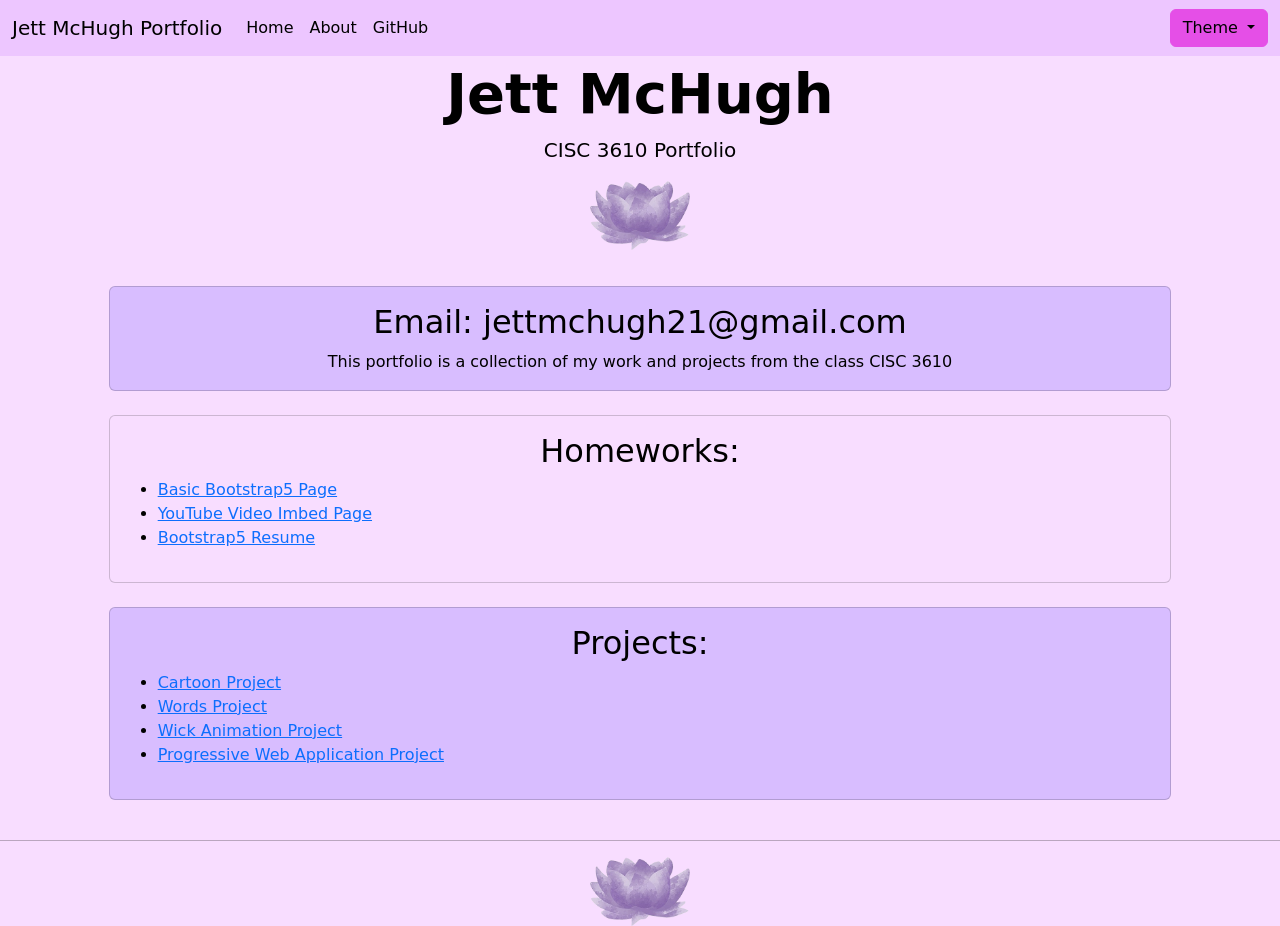
<file: index.html>
<!DOCTYPE html>
<html lang="en">
<head>
    <meta charset="UTF-8">
    <meta name="viewport" content="width=device-width, initial-scale=1.0">
    <title>Portfolio Index</title>
    <link href="https://cdn.jsdelivr.net/npm/bootstrap@5.3.3/dist/css/bootstrap.min.css" rel="stylesheet">
    <link rel="stylesheet" href="css/active.css">
    
</head>
<body>
    <!-- Navbar -->
    <nav class="navbar navbar-expand-lg navbar-light bg-light">
        <div class="container-fluid">
            <a class="navbar-brand">Jett McHugh Portfolio</a>
            <button class="navbar-toggler" type="button" data-bs-toggle="collapse" data-bs-target="#navbarNav">
                <span class="navbar-toggler-icon"></span>
            </button>
            <div class="collapse navbar-collapse" id="navbarNav">
                <ul class="navbar-nav me-auto">
                    <li class="nav-item">
                        <a class="nav-link active" href="index.html">Home</a>
                    </li>
                    <li class="nav-item">
                        <a class="nav-link" href="ResumePageHW/Resume.html">About</a>
                    </li>
                    <li class="nav-item">
                        <a class="nav-link" href="https://github.com/UnciaCoding?tab=repositories">GitHub</a>
                    </li>
                </ul>
                <!-- Dark Mode Dropdown -->
                <div class="dropdown">
                    <button class="btn btn-custom2 dropdown-toggle" type="button" id="themeDropdown" data-bs-toggle="dropdown" aria-expanded="false">
                        <i class="bi bi-moon-fill"></i> Theme
                    </button>
                    <ul class="dropdown-menu dropdown-menu-end" aria-labelledby="themeDropdown">
                        <li><a class="dropdown-item" href="#" id="lightTheme"><i class="bi bi-sun-fill"></i> Light Mode</a></li>
                        <li><a class="dropdown-item" href="#" id="darkTheme"><i class="bi bi-moon-fill"></i> Dark Mode</a></li>
                    </ul>
                </div>
            </div>
        </div>
    </nav>
    <section class="py-1 text-center">
        <div class="container">
            <h1 class="display-4 fw-bold">Jett McHugh</h1>
            <p class="lead">CISC 3610 Portfolio</p>
            <div style="text-align: center;">
                <img src="images/Lotus_transparent.png" alt="Purple lotus" width="100">
            </div>
        </div>
    </section>
    <div class="row justify-content-center mt-2">
        <div class="col-md-10">
            <div class="card my-4 mx-auto" style="background-color: var(--bs-bg-1);">
                <div class="card-body">
                    <h2 class="card-title text-center">Email: jettmchugh21@gmail.com</h2>
                    <p class="card-text text-center">This portfolio is a collection of my work and projects from the class CISC 3610
                    </p>
                </div>
            </div>
            <div class="card my-4 mx-auto">
                <div class="card-body">
                    <h2 class="card-title text-center">Homeworks:</h2>
                    <ul>
                        <li><a href="./BootstrapPageHW/BootstrapPageHW.html">Basic Bootstrap5 Page</a></li>
                        <li><a href="./YoutubePageHW/YoutubePageHW.html">YouTube Video Imbed Page</a></li>
                        <li><a href="./ResumePageHW/Resume.html">Bootstrap5 Resume</a></li>
                    </ul>
                </div>
            </div>
            <div class="card my-4 mx-auto" style="background-color: var(--bs-bg-1);">
                <div class="card-body">
                    <h2 class="card-title text-center">Projects:</h2>
                    <ul>
                        <li><a href="./CartoonProject/CartoonProject.html">Cartoon Project</a></li>
                        <li><a href="./WordProject/WordProject.html">Words Project</a></li>
                        <li><a href="./WickProject/WickProject.html">Wick Animation Project</a></li>
                        <li><a href="https://unciacoding.github.io/CISC3610_PWAProject.github.io/">Progressive Web Application Project</a></li>
                    </ul>
                </div>
            </div>
        </div>
    </div>
    <hr>
    <div style="text-align: center;">
        <img src="./images/Lotus_transparent.png" alt="Purple lotus" width="100">
    </div>
    <script>
        // Dark mode functionality
        const lightThemeBtn = document.getElementById('lightTheme');
        const darkThemeBtn = document.getElementById('darkTheme');
        const html = document.documentElement;
        const navbar = document.querySelector('.navbar');

        // Check for saved theme preference
        const currentTheme = localStorage.getItem('theme') || 'light';
        setTheme(currentTheme);

        lightThemeBtn.addEventListener('click', (e) => {
            e.preventDefault();
            setTheme('light');
            localStorage.setItem('theme', 'light');
        });

        darkThemeBtn.addEventListener('click', (e) => {
            e.preventDefault();
            setTheme('dark');
            localStorage.setItem('theme', 'dark');
        });

        function setTheme(theme) {
            html.setAttribute('data-bs-theme', theme);

            // Update navbar classes
            if (theme === 'dark') {
                navbar.classList.remove('navbar-light', 'bg-light');
                navbar.classList.add('navbar-dark', 'bg-dark');
            } else {
                navbar.classList.remove('navbar-dark', 'bg-dark');
                navbar.classList.add('navbar-light', 'bg-light');
            }
        }
    </script>
    <script src="https://cdn.jsdelivr.net/npm/bootstrap@5.3.8/dist/js/bootstrap.bundle.min.js" integrity="sha384-FKyoEForCGlyvwx9Hj09JcYn3nv7wiPVlz7YYwJrWVcXK/BmnVDxM+D2scQbITxI" crossorigin="anonymous"></script>
</body>
</html>
</file>
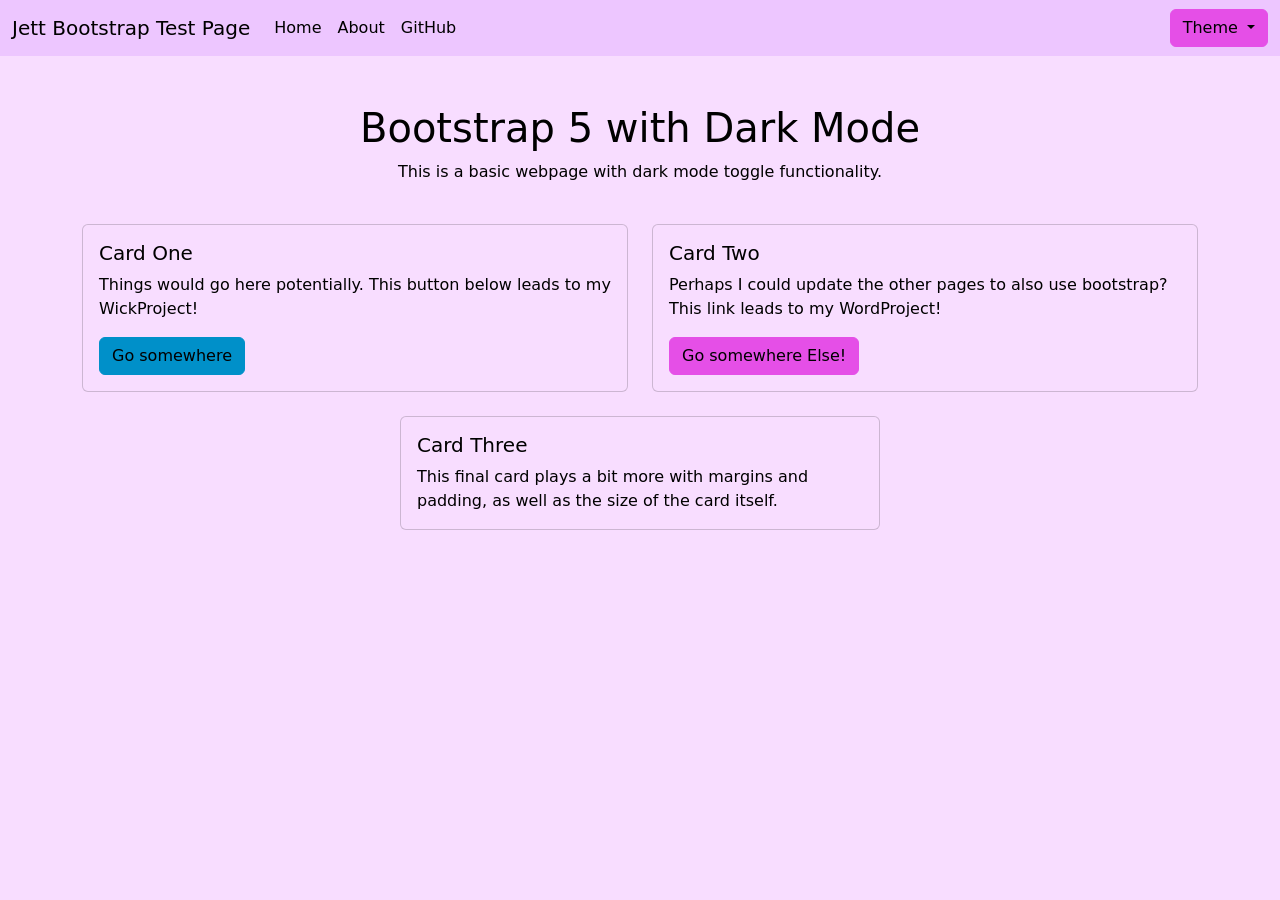
<file: BootstrapPageHW/BootstrapPageHW.html>
<!DOCTYPE html>
<html lang="en">
<head>
    <meta charset="UTF-8">
    <meta name="viewport" content="width=device-width, initial-scale=1.0">
    <title>Bootstrap 5 Dark Mode Test</title>
    <link href="https://cdn.jsdelivr.net/npm/bootstrap@5.3.3/dist/css/bootstrap.min.css" rel="stylesheet">
    <style>
        /* Light mode colors */
        [data-bs-theme="light"] {
            --bs-body-bg: #f8ddff; /* Pale lavender background */
            --bs-body-color: #000000; /* Black text */
        }

        /* Dark mode colors */
        [data-bs-theme="dark"] {
            --bs-body-bg: #2f1b3d; /* Deep gray-purple background */
            --bs-body-color: #ffffff; /* White text */
        }

        /* Navbar custom colors */
        [data-bs-theme="light"] .navbar-light {
            background-color: #edc6ff !important; /* Pale lavender for light navbar */
            --bs-navbar-color: #000000;
            --bs-navbar-brand-color: #000000;
            --bs-nav-link-color: #000000;
        }

        [data-bs-theme="dark"] .navbar-dark {
            background-color: #4b0082 !important; /* Deep purple for dark navbar */
            --bs-navbar-color: #ffffff;
            --bs-navbar-brand-color: #ffffff;
            --bs-nav-link-color: #ffffff;
        }
        .btn-custom1 {
            --bs-btn-bg: #0090c9; /* Sky blue */
            --bs-btn-border-color: #0090c9;
            --bs-btn-color: #000000;
            --bs-btn-hover-bg: #00668e;
            --bs-btn-hover-border-color: #00668e;
        }
        .btn-custom2 {
            --bs-btn-bg: #e54fe7; /* Pink*/
            --bs-btn-border-color: #e54fe7;
            --bs-btn-color: #000000;
            --bs-btn-hover-bg: #bc44be;
            --bs-btn-hover-border-color: #bc44be;
        }
        [data-bs-theme="dark"] .btn-custom1 {
            --bs-btn-bg: #add8e6; /* Light blue */
            --bs-btn-border-color: #add8e6;
            --bs-btn-color: #000000;
            --bs-btn-hover-bg: #71b8d4;
            --bs-btn-hover-border-color: #71b8d4;
        }
        [data-bs-theme="dark"] .btn-custom2 {
            --bs-btn-bg: #f37ff5;
            --bs-btn-border-color: #f37ff5;
            --bs-btn-color: #000000;
            --bs-btn-hover-bg: #fb95fd;
            --bs-btn-hover-border-color: #fb95fd;
        }
    </style>
</head>
<body>
    <!-- Navbar -->
    <nav class="navbar navbar-expand-lg navbar-light bg-light">
        <div class="container-fluid">
            <a class="navbar-brand">Jett Bootstrap Test Page</a>
            <button class="navbar-toggler" type="button" data-bs-toggle="collapse" data-bs-target="#navbarNav">
                <span class="navbar-toggler-icon"></span>
            </button>
            <div class="collapse navbar-collapse" id="navbarNav">
                <ul class="navbar-nav me-auto">
                    <li class="nav-item">
                        <a class="nav-link active" href="../index.html">Home</a>
                    </li>
                    <li class="nav-item">
                        <a class="nav-link" href="../ResumePageHW/Resume.html">About</a>
                    </li>
                    <li class="nav-item">
                        <a class="nav-link" href="https://github.com/UnciaCoding?tab=repositories">GitHub</a>
                    </li>
                </ul>
                <!-- Dark Mode Dropdown -->
                <div class="dropdown">
                    <button class="btn btn-custom2 dropdown-toggle" type="button" id="themeDropdown" data-bs-toggle="dropdown" aria-expanded="false">
                        <i class="bi bi-moon-fill"></i> Theme
                    </button>
                    <ul class="dropdown-menu dropdown-menu-end" aria-labelledby="themeDropdown">
                        <li><a class="dropdown-item" href="#" id="lightTheme"><i class="bi bi-sun-fill"></i> Light Mode</a></li>
                        <li><a class="dropdown-item" href="#" id="darkTheme"><i class="bi bi-moon-fill"></i> Dark Mode</a></li>
                    </ul>
                </div>
            </div>
        </div>
    </nav>

    <!-- Main Content -->
    <div class="container mt-5">
        <div class="row">
            <div class="col-12">
                <h1 class="text-center">Bootstrap 5 with Dark Mode </h1>
                <p class="text-center">This is a basic webpage with dark mode toggle functionality.</p>
            </div>
        </div>

        <div class="row mt-4">
            <div class="col-md-6">
                <div class="card">
                    <div class="card-body">
                        <h5 class="card-title">Card One</h5>
                        <p class="card-text">Things would go here potentially. This button below leads to my WickProject!</p>
                        <a href="../WickProject/WickProject.html" class="btn btn-custom1">Go somewhere</a>
                    </div>
                </div>
            </div>
            <div class="col-md-6">
                <div class="card">
                    <div class="card-body">
                        <h5 class="card-title">Card Two</h5>
                        <p class="card-text">Perhaps I could update the other pages to also use bootstrap? This link leads to my WordProject!</p>
                        <a href="../WordProject/WordProject.html" class="btn btn-custom2">Go somewhere Else!</a>
                    </div>
                </div>
            </div>
        </div>

        <div class="card my-4 mx-auto" style="width: 30rem;">
            <div class="card-body">
                <h5 class="card-title">Card Three</h5>
                <p class="card-text">This final card plays a bit more with margins and padding, as well as the size of the card itself.</p>
            </div>
        </div>
    </div>
    <script>
        // Dark mode functionality
        const lightThemeBtn = document.getElementById('lightTheme');
        const darkThemeBtn = document.getElementById('darkTheme');
        const html = document.documentElement;
        const navbar = document.querySelector('.navbar');

        // Check for saved theme preference
        const currentTheme = localStorage.getItem('theme') || 'light';
        setTheme(currentTheme);

        lightThemeBtn.addEventListener('click', (e) => {
            e.preventDefault();
            setTheme('light');
            localStorage.setItem('theme', 'light');
        });

        darkThemeBtn.addEventListener('click', (e) => {
            e.preventDefault();
            setTheme('dark');
            localStorage.setItem('theme', 'dark');
        });

        function setTheme(theme) {
            html.setAttribute('data-bs-theme', theme);

            // Update navbar classes
            if (theme === 'dark') {
                navbar.classList.remove('navbar-light', 'bg-light');
                navbar.classList.add('navbar-dark', 'bg-dark');
            } else {
                navbar.classList.remove('navbar-dark', 'bg-dark');
                navbar.classList.add('navbar-light', 'bg-light');
            }
        }
    </script>
    <script src="https://cdn.jsdelivr.net/npm/bootstrap@5.3.8/dist/js/bootstrap.bundle.min.js" integrity="sha384-FKyoEForCGlyvwx9Hj09JcYn3nv7wiPVlz7YYwJrWVcXK/BmnVDxM+D2scQbITxI" crossorigin="anonymous"></script>
</body>
</html>
</file>
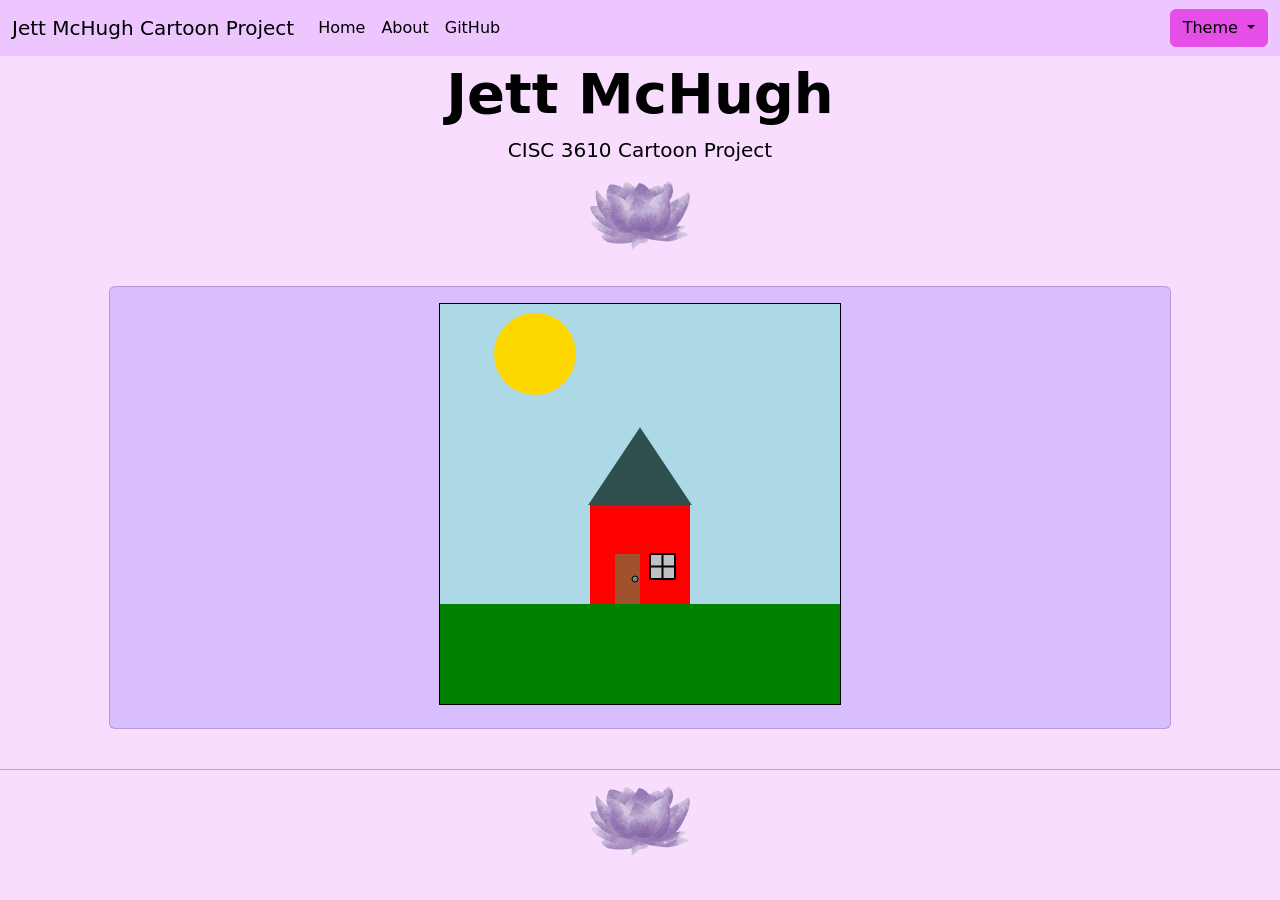
<file: CartoonProject/CartoonProject.html>
<!DOCTYPE html>
<html lang="en">
<head>
    <meta charset="UTF-8">
    <meta name="viewport" content="width=device-width, initial-scale=1.0">
    <title>Cartoon Project</title>
    <link href="https://cdn.jsdelivr.net/npm/bootstrap@5.3.3/dist/css/bootstrap.min.css" rel="stylesheet">
    <link rel="stylesheet" href="../css/active.css">
</head>
<body>
    <!-- Navbar -->
    <nav class="navbar navbar-expand-lg navbar-light bg-light">
        <div class="container-fluid">
            <a class="navbar-brand">Jett McHugh Cartoon Project</a>
            <button class="navbar-toggler" type="button" data-bs-toggle="collapse" data-bs-target="#navbarNav">
                <span class="navbar-toggler-icon"></span>
            </button>
            <div class="collapse navbar-collapse" id="navbarNav">
                <ul class="navbar-nav me-auto">
                    <li class="nav-item">
                        <a class="nav-link active" href="../index.html">Home</a>
                    </li>
                    <li class="nav-item">
                        <a class="nav-link" href="../ResumePageHW/Resume.html">About</a>
                    </li>
                    <li class="nav-item">
                        <a class="nav-link" href="https://github.com/UnciaCoding?tab=repositories">GitHub</a>
                    </li>
                </ul>
                <!-- Dark Mode Dropdown -->
                <div class="dropdown">
                    <button class="btn btn-custom2 dropdown-toggle" type="button" id="themeDropdown" data-bs-toggle="dropdown" aria-expanded="false">
                        <i class="bi bi-moon-fill"></i> Theme
                    </button>
                    <ul class="dropdown-menu dropdown-menu-end" aria-labelledby="themeDropdown">
                        <li><a class="dropdown-item" href="#" id="lightTheme"><i class="bi bi-sun-fill"></i> Light Mode</a></li>
                        <li><a class="dropdown-item" href="#" id="darkTheme"><i class="bi bi-moon-fill"></i> Dark Mode</a></li>
                    </ul>
                </div>
            </div>
        </div>
    </nav>
    <section class="py-1 text-center">
        <div class="container">
            <h1 class="display-4 fw-bold">Jett McHugh</h1>
            <p class="lead">CISC 3610 Cartoon Project</p>
            <div style="text-align: center;">
                <img src="../images/Lotus_transparent.png" alt="Purple lotus" width="100">
            </div>
        </div>
    </section>
    <div class="row justify-content-center mt-2">
        <div class="col-md-10">
            <div class="card my-4 mx-auto" style="background-color: var(--bs-bg-1);">
                <div class="card-body">
                    <div style="text-align: center;">
                        <canvas id="myCanvas" width="400" height="400" style="border: 1px solid black"></canvas>
                    </div>
                  </div>  
                </div>
            </div>
        </div>
    </div>
    <hr>
    <div style="text-align: center;">
        <img src="../images/Lotus_transparent.png" alt="Purple lotus" width="100">
    </div>
    <script>
        // Dark mode functionality
        const lightThemeBtn = document.getElementById('lightTheme');
        const darkThemeBtn = document.getElementById('darkTheme');
        const html = document.documentElement;
        const navbar = document.querySelector('.navbar');

        // Check for saved theme preference
        const currentTheme = localStorage.getItem('theme') || 'light';
        setTheme(currentTheme);

        lightThemeBtn.addEventListener('click', (e) => {
            e.preventDefault();
            setTheme('light');
            localStorage.setItem('theme', 'light');
        });

        darkThemeBtn.addEventListener('click', (e) => {
            e.preventDefault();
            setTheme('dark');
            localStorage.setItem('theme', 'dark');
        });

        function setTheme(theme) {
            html.setAttribute('data-bs-theme', theme);

            // Update navbar classes
            if (theme === 'dark') {
                navbar.classList.remove('navbar-light', 'bg-light');
                navbar.classList.add('navbar-dark', 'bg-dark');
            } else {
                navbar.classList.remove('navbar-dark', 'bg-dark');
                navbar.classList.add('navbar-light', 'bg-light');
            }
        }
    </script>
    <script src="https://cdn.jsdelivr.net/npm/bootstrap@5.3.8/dist/js/bootstrap.bundle.min.js" integrity="sha384-FKyoEForCGlyvwx9Hj09JcYn3nv7wiPVlz7YYwJrWVcXK/BmnVDxM+D2scQbITxI" crossorigin="anonymous"></script>
    <script src="script.js"></script>
  </body>
</html>
</file>
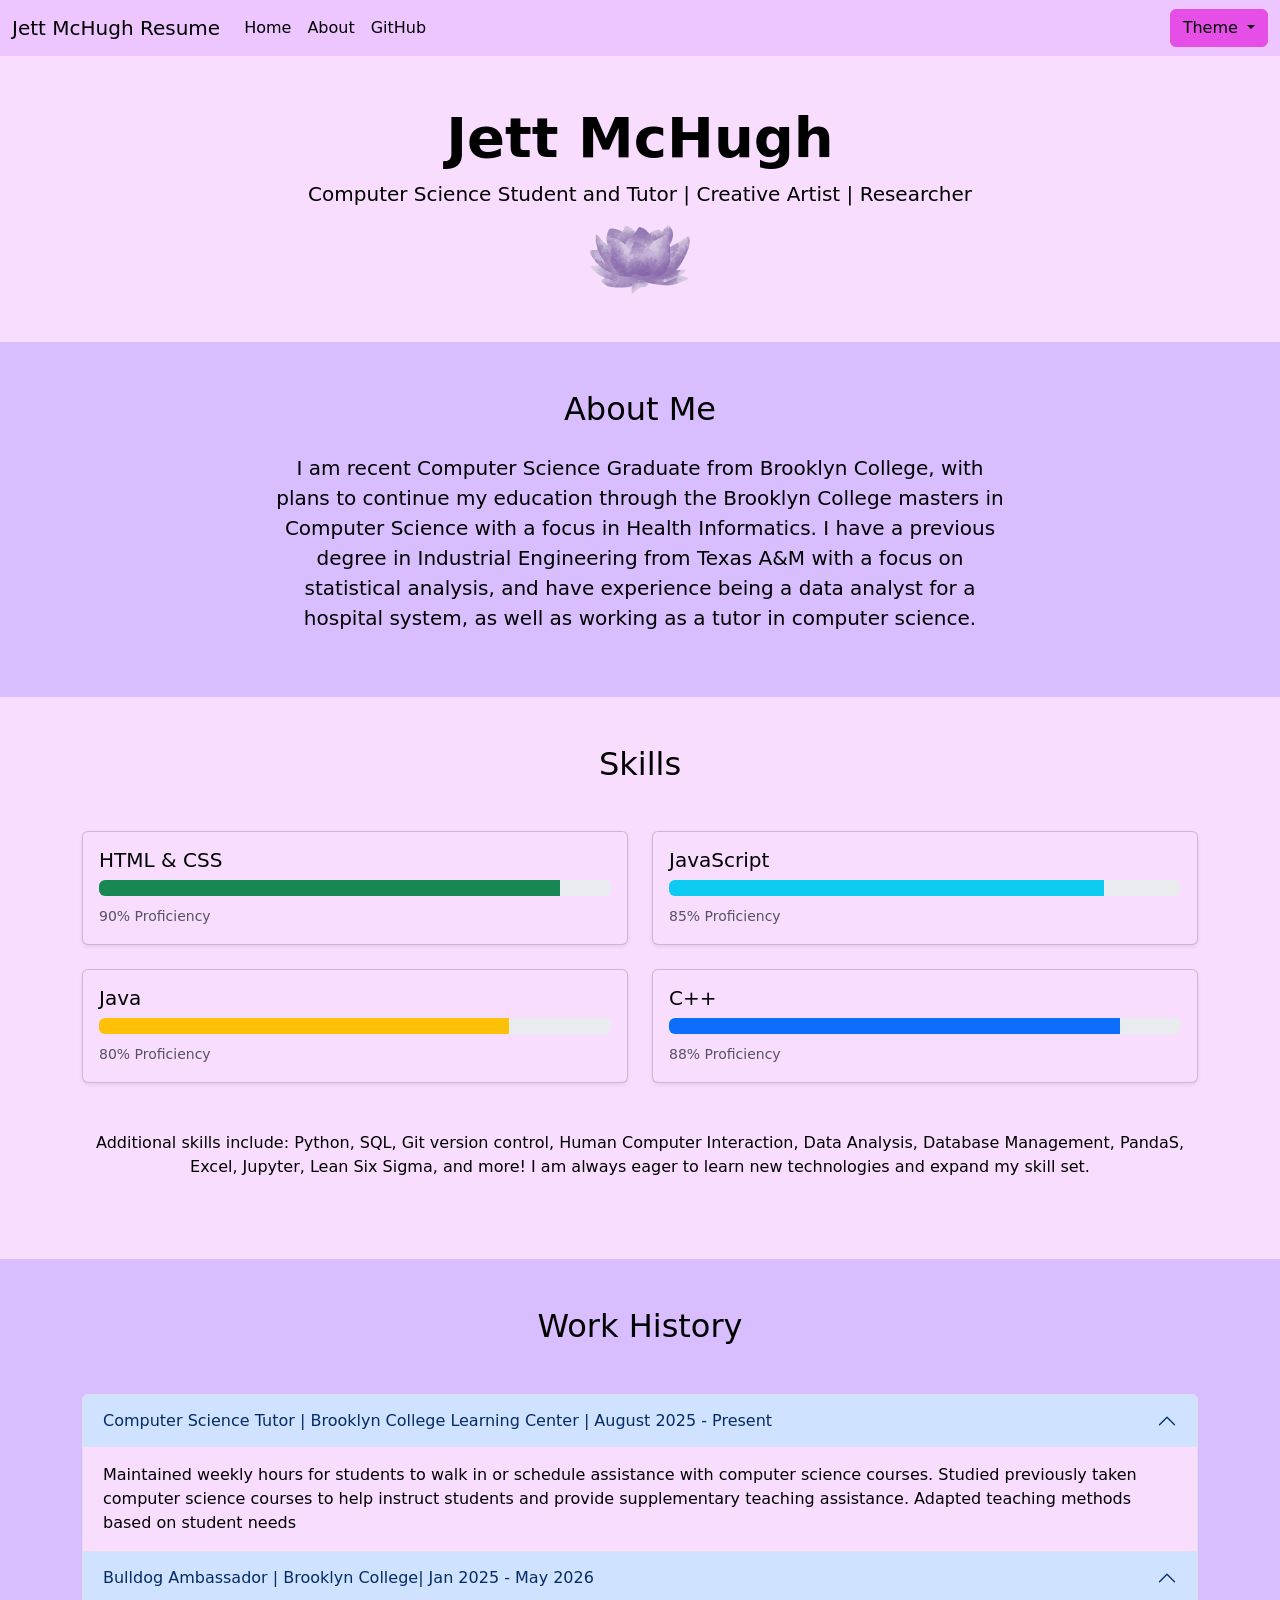
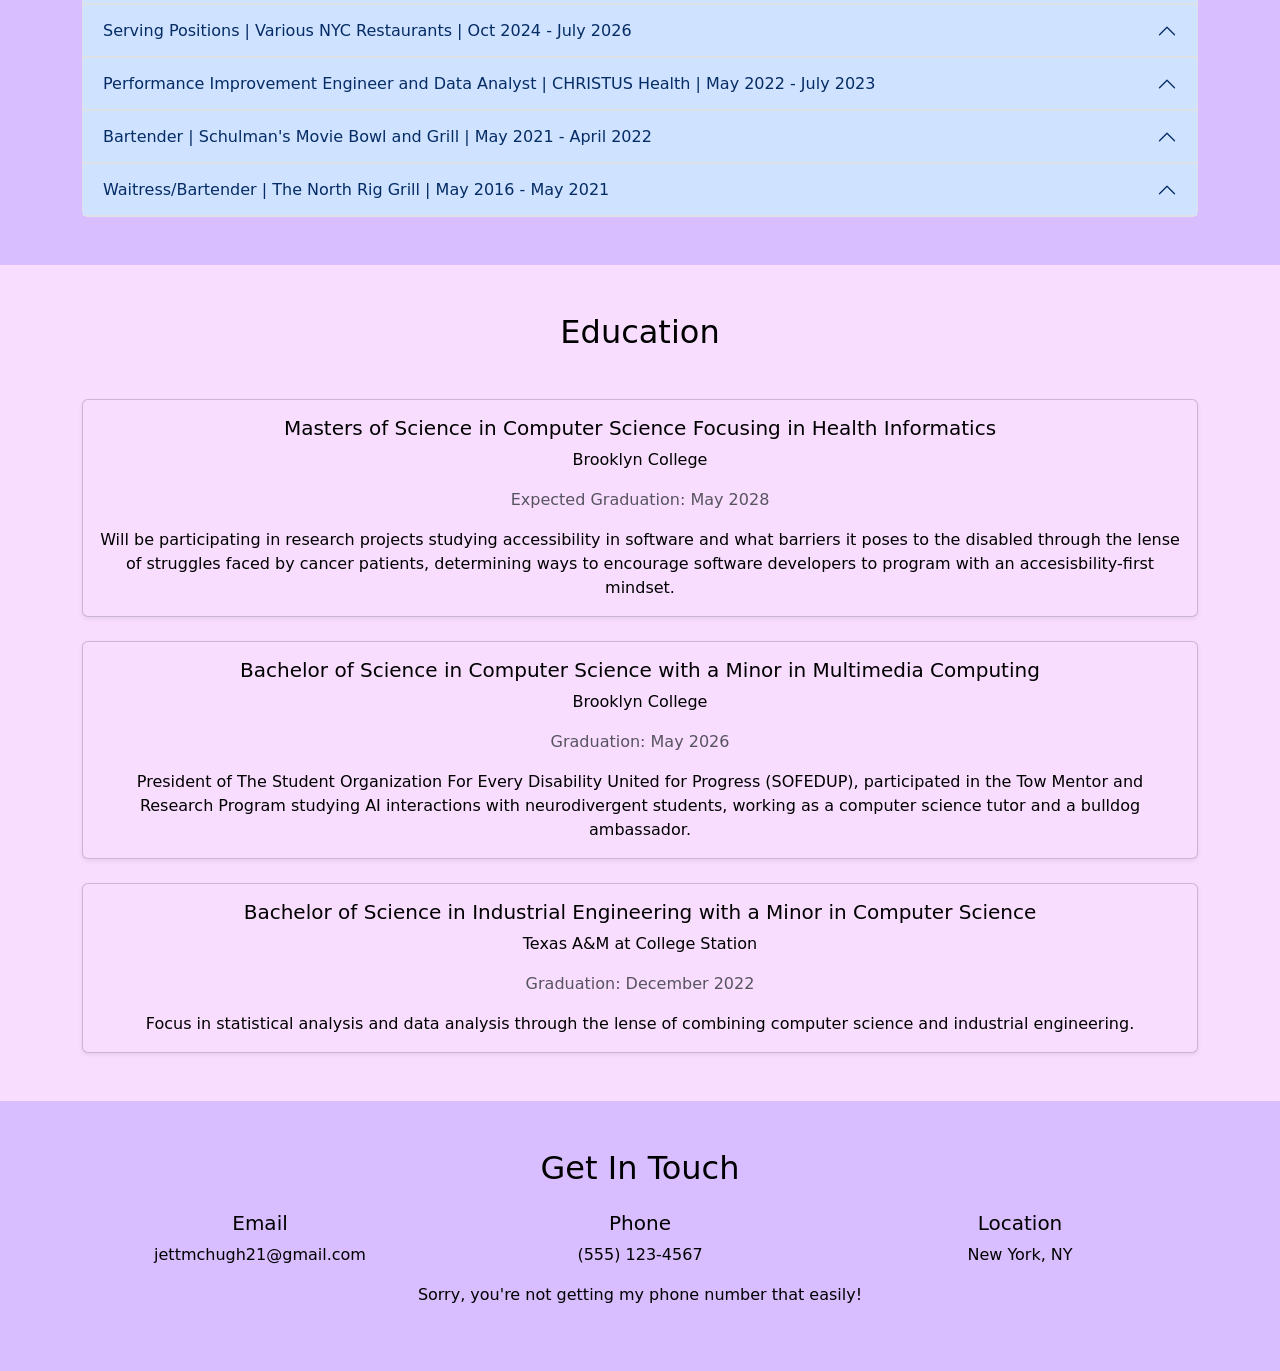
<file: ResumePageHW/Resume.html>
<!DOCTYPE html>
<html lang="en">
<head>
    <meta charset="UTF-8">
    <meta name="viewport" content="width=device-width, initial-scale=1.0">
    <title>Bootstrap 5 Dark Mode Test</title>
    <link href="https://cdn.jsdelivr.net/npm/bootstrap@5.3.3/dist/css/bootstrap.min.css" rel="stylesheet">
    <style>
        /* Light mode colors */
        [data-bs-theme="light"] {
            --bs-body-bg: #f8ddff; /* Pale lavender background */
            --bs-body-color: #000000; /* Black text */
            --bs-bg-1: #d8bdff;
        }

        /* Dark mode colors */
        [data-bs-theme="dark"] {
            --bs-body-bg: #2f1b3d; /* Deep gray-purple background */
            --bs-body-color: #ffffff; /* White text */
            --bs-bg-1: #2c2b77;
        }

        /* Navbar custom colors */
        [data-bs-theme="light"] .navbar-light {
            background-color: #edc6ff !important; /* Pale lavender for light navbar */
            --bs-navbar-color: #000000;
            --bs-navbar-brand-color: #000000;
            --bs-nav-link-color: #000000;
        }

        [data-bs-theme="dark"] .navbar-dark {
            background-color: #4b0082 !important; /* Deep purple for dark navbar */
            --bs-navbar-color: #ffffff;
            --bs-navbar-brand-color: #ffffff;
            --bs-nav-link-color: #ffffff;
        }
        .btn-custom1 {
            --bs-btn-bg: #0090c9; /* Sky blue */
            --bs-btn-border-color: #0090c9;
            --bs-btn-color: #000000;
            --bs-btn-hover-bg: #00668e;
            --bs-btn-hover-border-color: #00668e;
        }
        .btn-custom2 {
            --bs-btn-bg: #e54fe7; /* Pink*/
            --bs-btn-border-color: #e54fe7;
            --bs-btn-color: #000000;
            --bs-btn-hover-bg: #bc44be;
            --bs-btn-hover-border-color: #bc44be;
        }
        [data-bs-theme="dark"] .btn-custom1 {
            --bs-btn-bg: #add8e6; /* Light blue */
            --bs-btn-border-color: #add8e6;
            --bs-btn-color: #000000;
            --bs-btn-hover-bg: #71b8d4;
            --bs-btn-hover-border-color: #71b8d4;
        }
        [data-bs-theme="dark"] .btn-custom2 {
            --bs-btn-bg: #f37ff5;
            --bs-btn-border-color: #f37ff5;
            --bs-btn-color: #000000;
            --bs-btn-hover-bg: #fb95fd;
            --bs-btn-hover-border-color: #fb95fd;
        }
    </style>
</head>
<body>
    <!-- Navbar -->
    <nav class="navbar navbar-expand-lg navbar-light bg-light">
        <div class="container-fluid">
            <a class="navbar-brand">Jett McHugh Resume</a>
            <button class="navbar-toggler" type="button" data-bs-toggle="collapse" data-bs-target="#navbarNav">
                <span class="navbar-toggler-icon"></span>
            </button>
            <div class="collapse navbar-collapse" id="navbarNav">
                <ul class="navbar-nav me-auto">
                    <li class="nav-item">
                        <a class="nav-link active" href="../index.html">Home</a>
                    </li>
                    <li class="nav-item">
                        <a class="nav-link" href="../ResumePageHW/Resume.html">About</a>
                    </li>
                    <li class="nav-item">
                        <a class="nav-link" href="https://github.com/UnciaCoding?tab=repositories">GitHub</a>
                    </li>
                </ul>
                <!-- Dark Mode Dropdown -->
                <div class="dropdown">
                    <button class="btn btn-custom2 dropdown-toggle" type="button" id="themeDropdown" data-bs-toggle="dropdown" aria-expanded="false">
                        <i class="bi bi-moon-fill"></i> Theme
                    </button>
                    <ul class="dropdown-menu dropdown-menu-end" aria-labelledby="themeDropdown">
                        <li><a class="dropdown-item" href="#" id="lightTheme"><i class="bi bi-sun-fill"></i> Light Mode</a></li>
                        <li><a class="dropdown-item" href="#" id="darkTheme"><i class="bi bi-moon-fill"></i> Dark Mode</a></li>
                    </ul>
                </div>
            </div>
        </div>
    </nav>

    <!-- Main Content -->
    
    <!-- Hero Section -->
    <section class="py-5 text-center">
        <div class="container">
            <h1 class="display-4 fw-bold">Jett McHugh</h1>
            <p class="lead">Computer Science Student and Tutor | Creative Artist | Researcher</p>
            <div style="text-align: center;">
                <img src="../images/Lotus_transparent.png" alt="Purple lotus" width="100">
            </div>
        </div>
    </section>

    <!-- About Section -->
    <section id="about" class="py-5" style="background-color: var(--bs-bg-1);">
        <div class="container">
            <div class="row">
                <div class="col-lg-8 mx-auto text-center">
                    <h2 class="mb-4">About Me</h2>
                    <p class="lead">I am recent Computer Science Graduate from Brooklyn College, with plans to continue my education through the Brooklyn College masters in Computer Science with a 
                        focus in Health Informatics. I have a previous degree in Industrial Engineering from Texas A&M with a focus on statistical analysis, and have experience being a data analyst for a
                    hospital system, as well as working as a tutor in computer science.</p>
                </div>
            </div>
        </div>
    </section>

    <!-- Skills Section -->
    <section id="skills" class="py-5">
        <div class="container">
            <h2 class="text-center mb-5">Skills</h2>
            <div class="row">
                <div class="col-md-6">
                    <div class="card shadow-sm mb-4">
                        <div class="card-body">
                            <h5 class="card-title">HTML & CSS</h5>
                            <div class="progress mb-2">
                                <div class="progress-bar bg-success" role="progressbar" style="width: 90%"></div>
                            </div>
                            <small class="text-muted">90% Proficiency</small>
                        </div>
                    </div>
                </div>
                <div class="col-md-6">
                    <div class="card shadow-sm mb-4">
                        <div class="card-body">
                            <h5 class="card-title">JavaScript</h5>
                            <div class="progress mb-2">
                                <div class="progress-bar bg-info" role="progressbar" style="width: 85%"></div>
                            </div>
                            <small class="text-muted">85% Proficiency</small>
                        </div>
                    </div>
                </div>
                <div class="col-md-6">
                    <div class="card shadow-sm mb-4">
                        <div class="card-body">
                            <h5 class="card-title">Java</h5>
                            <div class="progress mb-2">
                                <div class="progress-bar bg-warning" role="progressbar" style="width: 80%"></div>
                            </div>
                            <small class="text-muted">80% Proficiency</small>
                        </div>
                    </div>
                </div>
                <div class="col-md-6">
                    <div class="card shadow-sm mb-4">
                        <div class="card-body">
                            <h5 class="card-title">C++</h5>
                            <div class="progress mb-2">
                                <div class="progress-bar bg-primary" role="progressbar" style="width: 88%"></div>
                            </div>
                            <small class="text-muted">88% Proficiency</small>
                        </div>
                    </div>
                </div>
                <p class="text-center mt-4">Additional skills include: Python, SQL, Git version control, Human Computer Interaction, Data Analysis, Database Management,
                    PandaS, Excel, Jupyter, Lean Six Sigma, and more! I am always eager to learn new technologies and expand my skill set.</p>
                </p>
            </div>
        </div>
    </section>

    <!-- Experience Section -->
    <section id="Experience" class="py-5" style="background-color: var(--bs-bg-1);">
        <div class="container">
            <h2 class="text-center mb-5">Work History</h2>
            <div class="accordion" id="experienceAccordion">
                <div class="accordion-item">
                    <h2 class="accordion-header">
                    <button class="accordion-button" type="button" data-bs-toggle="collapse" data-bs-target="#collapseOne" aria-expanded="true" aria-controls="collapseOne">
                        Computer Science Tutor | Brooklyn College Learning Center | August 2025 - Present
                    </button>
                    </h2>
                    <div id="collapseOne" class="accordion-collapse collapse show" data-bs-parent="#accordionExample">
                        <div class="accordion-body">
                            Maintained weekly hours for students to walk in or schedule assistance with computer science courses. Studied previously taken computer science courses to help instruct students and provide supplementary teaching assistance. Adapted teaching methods based on student needs
                        </div>
                    </div>
                </div>
                <div class="accordion-item">
                    <h2 class="accordion-header">
                    <button class="accordion-button" type="button" data-bs-toggle="collapse" data-bs-target="#collapseTwo" aria-expanded="false" aria-controls="collapseTwo">
                        Bulldog Ambassador | Brooklyn College| Jan 2025 - May 2026
                    </button>
                    </h2>
                    <div id="collapseTwo" class="accordion-collapse collapse" data-bs-parent="#accordionExample">
                        <div class="accordion-body">
                            Connected with high school students and provided guidance on college applications and academic planning.
                        </div>
                    </div>
                </div>
                <div class="accordion-item">
                    <h2 class="accordion-header">
                    <button class="accordion-button" type="button" data-bs-toggle="collapse" data-bs-target="#collapseThree" aria-expanded="false" aria-controls="collapseThree">
                        Serving Positions | Various NYC Restaurants | Oct 2024 - July 2026
                    </button>
                    </h2>
                    <div id="collapseThree" class="accordion-collapse collapse" data-bs-parent="#accordionExample">
                        <div class="accordion-body">
                            Worked in fast-paced restaurant environments, providing excellent customer service and managing multiple tasks simultaneously. Developed strong communication and teamwork skills while ensuring customer satisfaction.
                        </div>
                    </div>
                </div>
                <div class="accordion-item">
                    <h2 class="accordion-header">
                    <button class="accordion-button" type="button" data-bs-toggle="collapse" data-bs-target="#collapseFour" aria-expanded="false" aria-controls="collapseFour">
                        Performance Improvement Engineer and Data Analyst | CHRISTUS Health | May 2022 - July 2023
                    </button>
                    </h2>
                    <div id="collapseFour" class="accordion-collapse collapse" data-bs-parent="#accordionExample">
                        <div class="accordion-body">
                            Utilized Python, SQL, and Excel to analyze hospital data sets, identifying and comparing efficiency and effectiveness metrics between hospitals. Conducted analysis of ER data to identify bottlenecks and improvement opportunities in patient care process, resulting in reduced overall length of stay. Automated Excel data dashboards using Python and SQL to enhance hospital process analysis and improvement. Collaborated with team members to streamline data analysis processes, significantly reducing time required for report publication. Conducted thorough analysis of reports to assess process functionality and hospital efficiency.
                        </div>
                    </div>
                </div>
                <div class="accordion-item">
                    <h2 class="accordion-header">
                    <button class="accordion-button" type="button" data-bs-toggle="collapse" data-bs-target="#collapseFive" aria-expanded="false" aria-controls="collapseFive">
                        Bartender | Schulman's Movie Bowl and Grill | May 2021 - April 2022
                    </button>
                    </h2>
                    <div id="collapseFive" class="accordion-collapse collapse" data-bs-parent="#accordionExample">
                        <div class="accordion-body">
                            Worked as a bartender in a fast paced restaurant environment connected to a movie theatre and a bowling alley. Provided drinks to the entire building. Developed strong communication and teamwork skills while ensuring customer satisfaction.
                        </div>
                    </div>
                </div>
                <div class="accordion-item">
                    <h2 class="accordion-header">
                    <button class="accordion-button" type="button" data-bs-toggle="collapse" data-bs-target="#collapseSix" aria-expanded="false" aria-controls="collapseSix">
                        Waitress/Bartender | The North Rig Grill | May 2016 - May 2021
                    </button>
                    </h2>
                    <div id="collapseSix" class="accordion-collapse collapse" data-bs-parent="#accordionExample">
                        <div class="accordion-body">
                            Worked first as a hostess, then as a waitress, and finally as a bartender in a busy restaurant environment. Provided excellent customer service and managed multiple tasks simultaneously. Developed strong communication and teamwork skills while ensuring customer satisfaction.
                        </div>
                    </div>
                </div>
            </div>
        </div>
    </section>

    <!-- Education Section -->
    <section id="education" class="py-5">
        <div class="container">
            <h2 class="text-center mb-5">Education</h2>
            <div class="card shadow-sm mb-4">
                <div class="card-body text-center">
                    <h5 class="card-title">Masters of Science in Computer Science Focusing in Health Informatics</h5>
                    <p class="card-text">Brooklyn College</p>
                    <p class="text-muted">Expected Graduation: May 2028</p>
                    <p class="card-text">Will be participating in research projects studying accessibility in software and what barriers it poses to the disabled through the lense of struggles faced by cancer patients, determining ways to encourage software developers to program with an accesisbility-first mindset.</p>
                </div>
            </div>
            <div class="card shadow-sm mb-4">
                <div class="card-body text-center">
                    <h5 class="card-title">Bachelor of Science in Computer Science with a Minor in Multimedia Computing</h5>
                    <p class="card-text">Brooklyn College</p>
                    <p class="text-muted">Graduation: May 2026</p>
                    <p class="card-text">President of The Student Organization For Every Disability United for Progress (SOFEDUP), participated in the Tow Mentor and Research Program studying AI interactions with neurodivergent students, working as a computer science tutor and a bulldog ambassador.</p>
                </div>
            </div>
            <div class="card shadow-sm">
                <div class="card-body text-center">
                    <h5 class="card-title">Bachelor of Science in Industrial Engineering with a Minor in Computer Science</h5>
                    <p class="card-text">Texas A&M at College Station</p>
                    <p class="text-muted">Graduation: December 2022</p>
                    <p class="card-text">Focus in statistical analysis and data analysis through the lense of combining computer science and industrial engineering.</p>
                </div>
            </div>
        </div>
    </section>

    <!-- Contact Section -->
    <section id="Contact" class="py-5" style="background-color: var(--bs-bg-1);">
        <div class="container text-center">
            <h2 class="mb-4">Get In Touch</h2>
            <div class="row">
                <div class="col-md-4">
                    <i class="bi bi-envelope-fill fs-1 mb-3"></i>
                    <h5>Email</h5>
                    <p>jettmchugh21@gmail.com</p>
                </div>
                <div class="col-md-4">
                    <i class="bi bi-phone-fill fs-1 mb-3"></i>
                    <h5>Phone</h5>
                    <p>(555) 123-4567</p>
                </div>
                <div class="col-md-4">
                    <i class="bi bi-geo-alt-fill fs-1 mb-3"></i>
                    <h5>Location</h5>
                    <p>New York, NY</p>
                </div>
            </div>
            <p>Sorry, you're not getting my phone number that easily!</p>
        </div>
    </section>

    
    <script>
        // Dark mode functionality
        const lightThemeBtn = document.getElementById('lightTheme');
        const darkThemeBtn = document.getElementById('darkTheme');
        const html = document.documentElement;
        const navbar = document.querySelector('.navbar');

        // Check for saved theme preference
        const currentTheme = localStorage.getItem('theme') || 'light';
        setTheme(currentTheme);

        lightThemeBtn.addEventListener('click', (e) => {
            e.preventDefault();
            setTheme('light');
            localStorage.setItem('theme', 'light');
        });

        darkThemeBtn.addEventListener('click', (e) => {
            e.preventDefault();
            setTheme('dark');
            localStorage.setItem('theme', 'dark');
        });

        function setTheme(theme) {
            html.setAttribute('data-bs-theme', theme);

            // Update navbar classes
            if (theme === 'dark') {
                navbar.classList.remove('navbar-light', 'bg-light');
                navbar.classList.add('navbar-dark', 'bg-dark');
            } else {
                navbar.classList.remove('navbar-dark', 'bg-dark');
                navbar.classList.add('navbar-light', 'bg-light');
            }
        }
    </script>
    <script src="https://cdn.jsdelivr.net/npm/bootstrap@5.3.8/dist/js/bootstrap.bundle.min.js" integrity="sha384-FKyoEForCGlyvwx9Hj09JcYn3nv7wiPVlz7YYwJrWVcXK/BmnVDxM+D2scQbITxI" crossorigin="anonymous"></script>
</body>
</html>
</file>
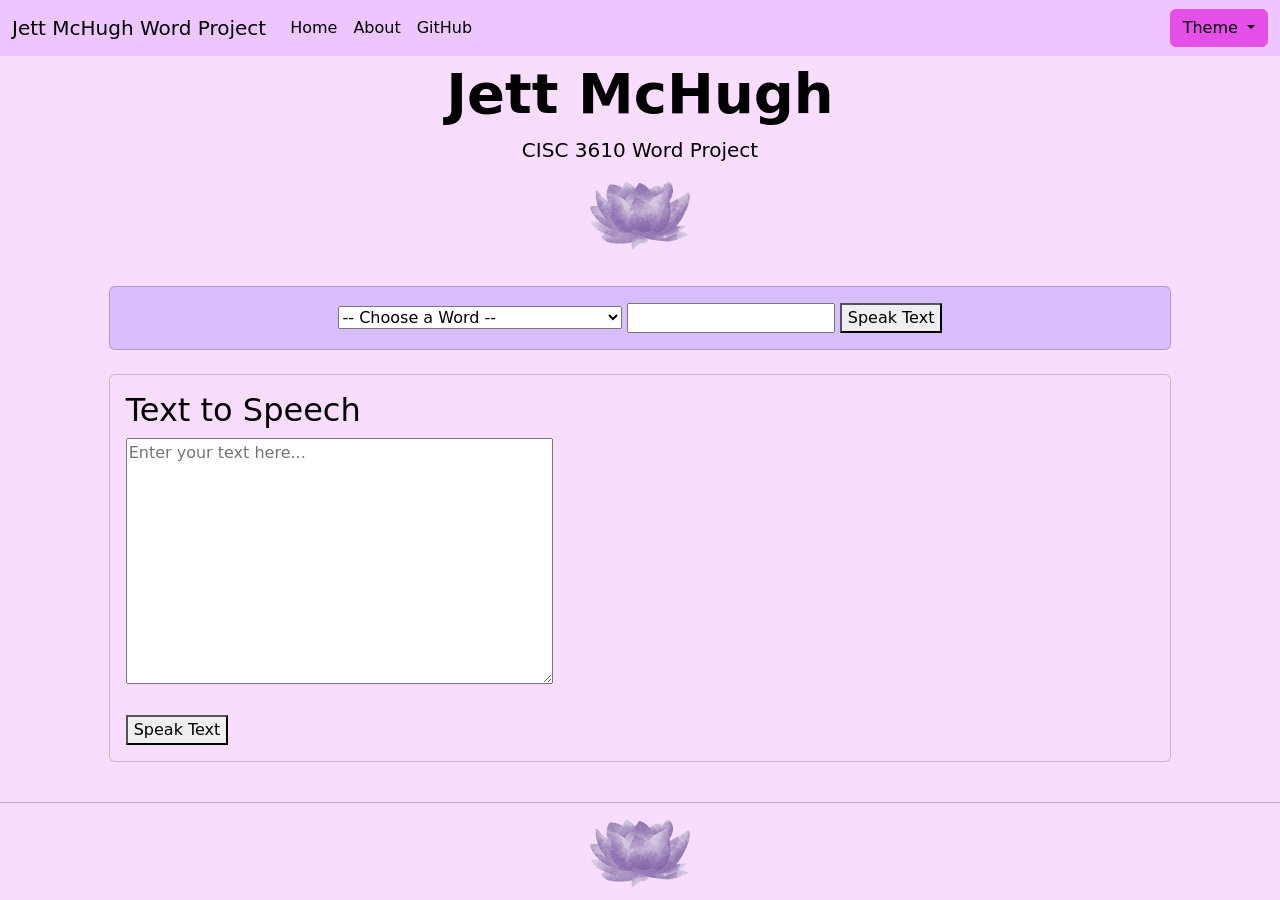
<file: WordProject/WordProject.html>
<!DOCTYPE html>
<html lang="en">
<head>
    <meta charset="UTF-8">
    <meta name="viewport" content="width=device-width, initial-scale=1.0">
    <title>Word Project</title>
    <link href="https://cdn.jsdelivr.net/npm/bootstrap@5.3.3/dist/css/bootstrap.min.css" rel="stylesheet">
    <link rel="stylesheet" href="../css/active.css">
    <script src="./script.js"></script>
</head>
<body>
    <!-- Navbar -->
    <nav class="navbar navbar-expand-lg navbar-light bg-light">
        <div class="container-fluid">
            <a class="navbar-brand">Jett McHugh Word Project</a>
            <button class="navbar-toggler" type="button" data-bs-toggle="collapse" data-bs-target="#navbarNav">
                <span class="navbar-toggler-icon"></span>
            </button>
            <div class="collapse navbar-collapse" id="navbarNav">
                <ul class="navbar-nav me-auto">
                    <li class="nav-item">
                        <a class="nav-link active" href="../index.html">Home</a>
                    </li>
                    <li class="nav-item">
                        <a class="nav-link" href="../ResumePageHW/Resume.html">About</a>
                    </li>
                    <li class="nav-item">
                        <a class="nav-link" href="https://github.com/UnciaCoding?tab=repositories">GitHub</a>
                    </li>
                </ul>
                <!-- Dark Mode Dropdown -->
                <div class="dropdown">
                    <button class="btn btn-custom2 dropdown-toggle" type="button" id="themeDropdown" data-bs-toggle="dropdown" aria-expanded="false">
                        <i class="bi bi-moon-fill"></i> Theme
                    </button>
                    <ul class="dropdown-menu dropdown-menu-end" aria-labelledby="themeDropdown">
                        <li><a class="dropdown-item" href="#" id="lightTheme"><i class="bi bi-sun-fill"></i> Light Mode</a></li>
                        <li><a class="dropdown-item" href="#" id="darkTheme"><i class="bi bi-moon-fill"></i> Dark Mode</a></li>
                    </ul>
                </div>
            </div>
        </div>
    </nav>
    <section class="py-1 text-center">
        <div class="container">
            <h1 class="display-4 fw-bold">Jett McHugh</h1>
            <p class="lead">CISC 3610 Word Project</p>
            <div style="text-align: center;">
                <img src="../images/Lotus_transparent.png" alt="Purple lotus" width="100">
            </div>
        </div>
    </section>
    <div class="row justify-content-center mt-2">
        <div class="col-md-10">
            <div class="card my-4 mx-auto" style="background-color: var(--bs-bg-1);">
                <div class="card-body">
                    <div style="text-align: center;">
                        <select id="wordSelect" onchange="syncWord()">
                            <option value="">-- Choose a Word --</option>
                            <option value="Miami" data-temp="Miami">Miami</option>
                            <option value="Supercalifragilisticexpialidocious" data-temp="Supercalifragilisticexpialidocious">Supercalifragilisticexpialidocious</option>
                            <option value="Rural" data-temp="Rural">Rural</option>
                            <option value="Mischievous" data-temp="Mischievous">Mischievous</option>
                            <option value="Colonel" data-temp="Colonel">Colonel</option>
                            <option value="Epitome" data-temp="Epitome">Epitome</option>
                            <option value="Draught" data-temp="Draught">Draught</option>
                            <option value="Hyperbole" data-temp="Hyperbole">Hyperbole</option>
                        </select>
                        <input type="text" id="wordDisplay" readonly>
                        <button onclick="speakWord()">Speak Text</button>
                    </div>
                </div>
            </div>
            <div class="card my-4 mx-auto">
                <div class="card-body">
                    <h2>Text to Speech</h2>
                    <textarea id="text" rows="10" cols="50" placeholder="Enter your text here..."></textarea><br><br>
                    <button onclick="speakText()">Speak Text</button>
                </div>
            </div>
        </div>
    </div>
    <hr>
    <div style="text-align: center;">
        <img src="../images/Lotus_transparent.png" alt="Purple lotus" width="100">
    </div>
    <script>
        // Dark mode functionality
        const lightThemeBtn = document.getElementById('lightTheme');
        const darkThemeBtn = document.getElementById('darkTheme');
        const html = document.documentElement;
        const navbar = document.querySelector('.navbar');

        // Check for saved theme preference
        const currentTheme = localStorage.getItem('theme') || 'light';
        setTheme(currentTheme);

        lightThemeBtn.addEventListener('click', (e) => {
            e.preventDefault();
            setTheme('light');
            localStorage.setItem('theme', 'light');
        });

        darkThemeBtn.addEventListener('click', (e) => {
            e.preventDefault();
            setTheme('dark');
            localStorage.setItem('theme', 'dark');
        });

        function setTheme(theme) {
            html.setAttribute('data-bs-theme', theme);

            // Update navbar classes
            if (theme === 'dark') {
                navbar.classList.remove('navbar-light', 'bg-light');
                navbar.classList.add('navbar-dark', 'bg-dark');
            } else {
                navbar.classList.remove('navbar-dark', 'bg-dark');
                navbar.classList.add('navbar-light', 'bg-light');
            }
        }
    </script>
    <script src="https://cdn.jsdelivr.net/npm/bootstrap@5.3.8/dist/js/bootstrap.bundle.min.js" integrity="sha384-FKyoEForCGlyvwx9Hj09JcYn3nv7wiPVlz7YYwJrWVcXK/BmnVDxM+D2scQbITxI" crossorigin="anonymous"></script>
</body>
</html>
</file>
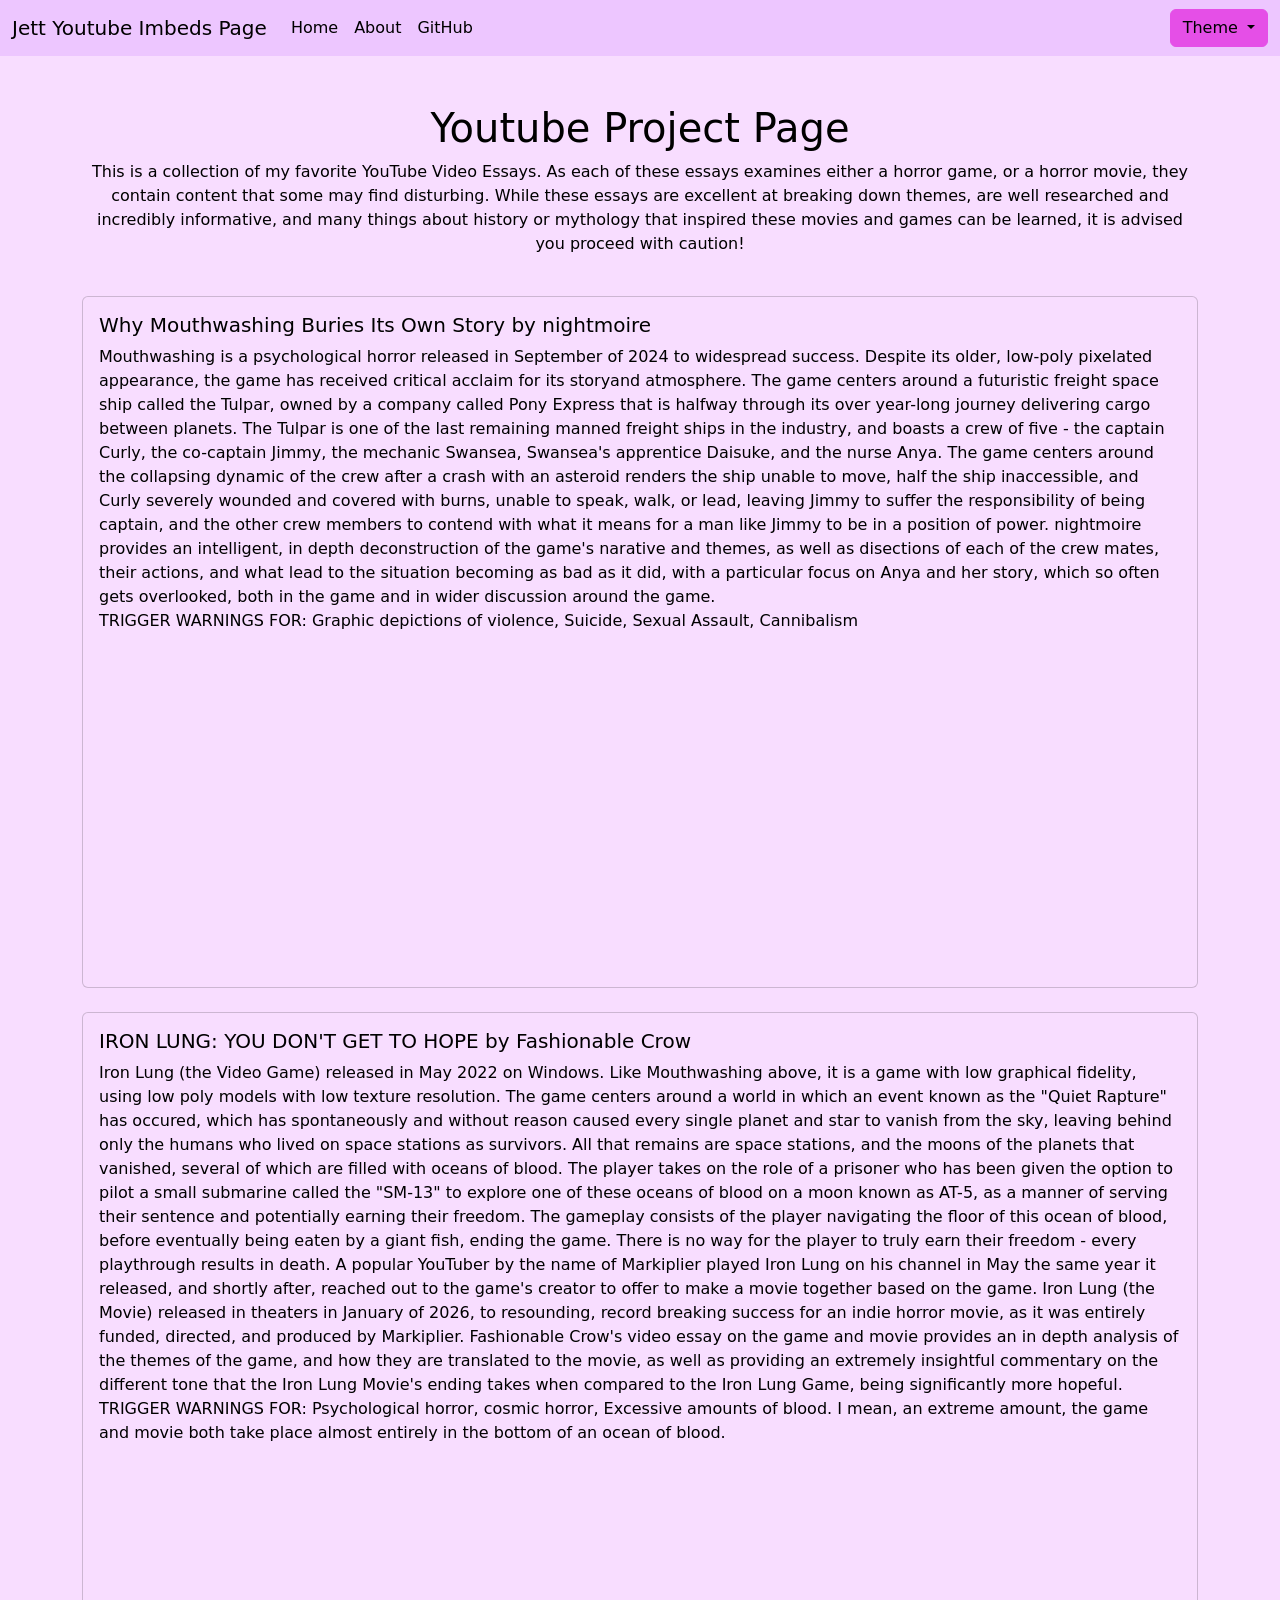
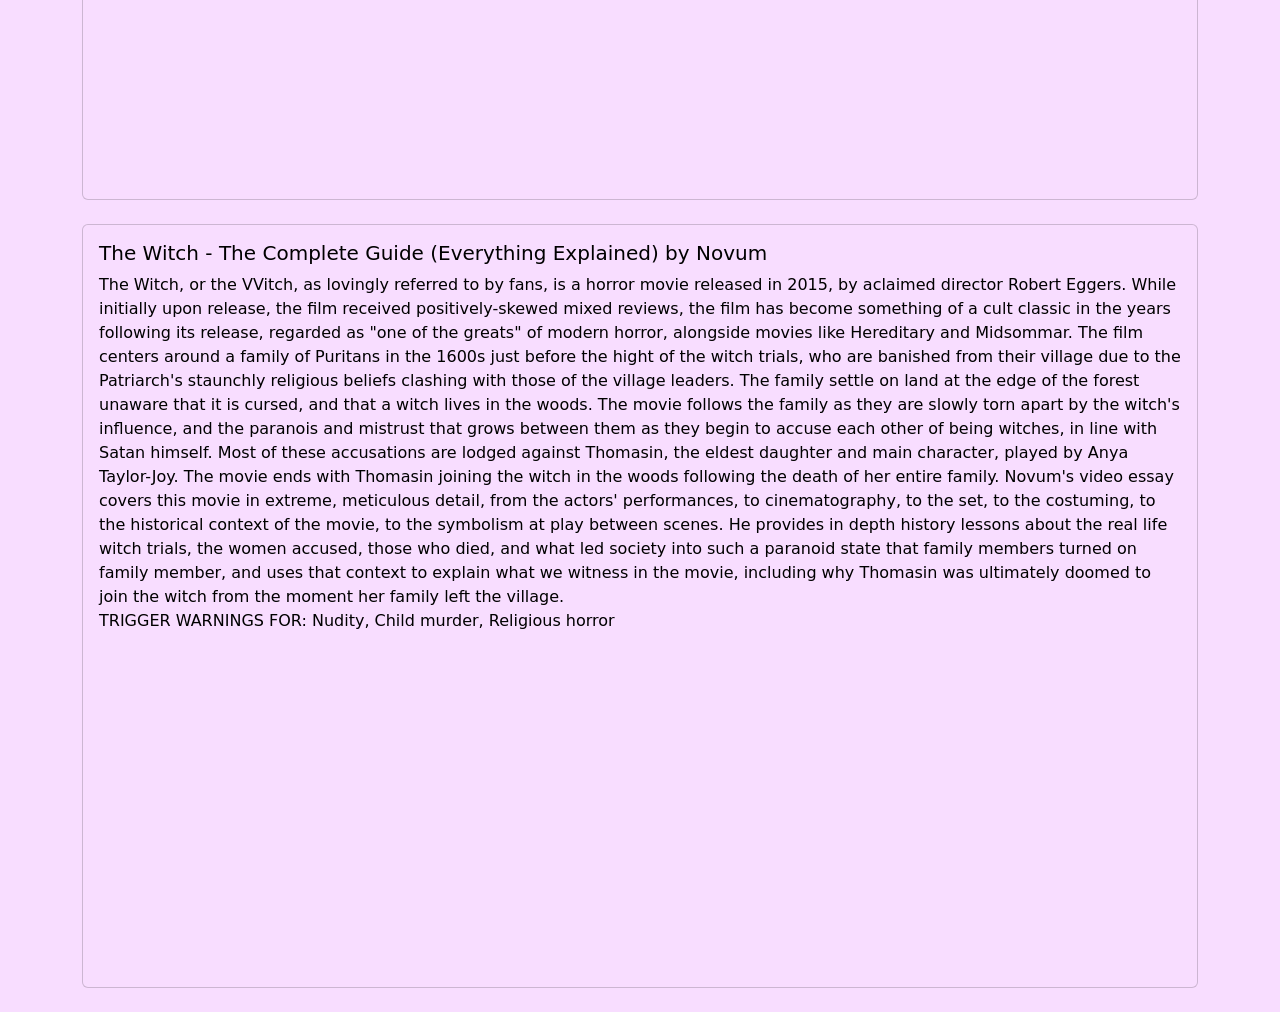
<file: YoutubePageHW/YoutubePageHW.html>
<!DOCTYPE html>
<html lang="en">
<head>
    <meta charset="UTF-8">
    <meta name="viewport" content="width=device-width, initial-scale=1.0">
    <title>YouTube Imbeds</title>
    <link href="https://cdn.jsdelivr.net/npm/bootstrap@5.3.3/dist/css/bootstrap.min.css" rel="stylesheet">
    <style>
        /* Light mode colors */
        [data-bs-theme="light"] {
            --bs-body-bg: #f8ddff; /* Pale lavender background */
            --bs-body-color: #000000; /* Black text */
        }

        /* Dark mode colors */
        [data-bs-theme="dark"] {
            --bs-body-bg: #2f1b3d; /* Deep gray-purple background */
            --bs-body-color: #ffffff; /* White text */
        }

        /* Navbar custom colors */
        [data-bs-theme="light"] .navbar-light {
            background-color: #edc6ff !important; /* Pale lavender for light navbar */
            --bs-navbar-color: #000000;
            --bs-navbar-brand-color: #000000;
            --bs-nav-link-color: #000000;
        }

        [data-bs-theme="dark"] .navbar-dark {
            background-color: #4b0082 !important; /* Deep purple for dark navbar */
            --bs-navbar-color: #ffffff;
            --bs-navbar-brand-color: #ffffff;
            --bs-nav-link-color: #ffffff;
        }
        .btn-custom1 {
            --bs-btn-bg: #0090c9; /* Sky blue */
            --bs-btn-border-color: #0090c9;
            --bs-btn-color: #000000;
            --bs-btn-hover-bg: #00668e;
            --bs-btn-hover-border-color: #00668e;
        }
        .btn-custom2 {
            --bs-btn-bg: #e54fe7; /* Pink*/
            --bs-btn-border-color: #e54fe7;
            --bs-btn-color: #000000;
            --bs-btn-hover-bg: #bc44be;
            --bs-btn-hover-border-color: #bc44be;
        }
        [data-bs-theme="dark"] .btn-custom1 {
            --bs-btn-bg: #add8e6; /* Light blue */
            --bs-btn-border-color: #add8e6;
            --bs-btn-color: #000000;
            --bs-btn-hover-bg: #71b8d4;
            --bs-btn-hover-border-color: #71b8d4;
        }
        [data-bs-theme="dark"] .btn-custom2 {
            --bs-btn-bg: #f37ff5;
            --bs-btn-border-color: #f37ff5;
            --bs-btn-color: #000000;
            --bs-btn-hover-bg: #fb95fd;
            --bs-btn-hover-border-color: #fb95fd;
        }
    </style>
</head>
<body>
    <!-- Navbar -->
    <nav class="navbar navbar-expand-lg navbar-light bg-light">
        <div class="container-fluid">
            <a class="navbar-brand">Jett Youtube Imbeds Page</a>
            <button class="navbar-toggler" type="button" data-bs-toggle="collapse" data-bs-target="#navbarNav">
                <span class="navbar-toggler-icon"></span>
            </button>
            <div class="collapse navbar-collapse" id="navbarNav">
                <ul class="navbar-nav me-auto">
                    <li class="nav-item">
                        <a class="nav-link active" href="../index.html">Home</a>
                    </li>
                    <li class="nav-item">
                        <a class="nav-link" href="../ResumePageHW/Resume.html">About</a>
                    </li>
                    <li class="nav-item">
                        <a class="nav-link" href="https://github.com/UnciaCoding?tab=repositories">GitHub</a>
                    </li>
                </ul>
                <!-- Dark Mode Dropdown -->
                <div class="dropdown">
                    <button class="btn btn-custom2 dropdown-toggle" type="button" id="themeDropdown" data-bs-toggle="dropdown" aria-expanded="false">
                        <i class="bi bi-moon-fill"></i> Theme
                    </button>
                    <ul class="dropdown-menu dropdown-menu-end" aria-labelledby="themeDropdown">
                        <li><a class="dropdown-item" href="#" id="lightTheme"><i class="bi bi-sun-fill"></i> Light Mode</a></li>
                        <li><a class="dropdown-item" href="#" id="darkTheme"><i class="bi bi-moon-fill"></i> Dark Mode</a></li>
                    </ul>
                </div>
            </div>
        </div>
    </nav>

    <!-- Main Content -->
    <div class="container mt-5">
        <div class="row">
            <div class="col-12">
                <h1 class="text-center">Youtube Project Page</h1>
                <p class="text-center">This is a collection of my favorite YouTube Video Essays. As each of these essays examines either a horror game, or a horror movie, they contain content that some may find disturbing. While these essays are excellent at breaking down themes, are well researched and incredibly informative, and many things about history or mythology that inspired these movies and games can be learned, it is advised you proceed with caution!</p>
            </div>
        </div>

        <div class="card my-4 mx-auto">
            <div class="card-body">
                <h5 class="card-title">Why Mouthwashing Buries Its Own Story by nightmoire</h5>
                <p class="card-text">Mouthwashing is a psychological horror released in September of 2024 to widespread success. Despite its older, 
                    low-poly pixelated appearance, the game has received critical acclaim for its storyand atmosphere. The game centers around a 
                    futuristic freight space ship called the Tulpar, owned by a company called Pony Express that is halfway through its over 
                    year-long journey delivering cargo between planets. The Tulpar is one of the last remaining manned freight ships in the 
                    industry, and boasts a crew of five - the captain Curly, the co-captain Jimmy, the mechanic Swansea, Swansea's apprentice 
                    Daisuke, and the nurse Anya. The game centers around the collapsing dynamic of the crew after a crash with an asteroid renders 
                    the ship unable to move, half the ship inaccessible, and Curly severely wounded and covered with burns, unable to speak, walk, 
                    or lead, leaving Jimmy to suffer the responsibility of being captain, and the other crew members to contend with what it means 
                    for a man like Jimmy to be in a position of power. nightmoire provides an intelligent, in depth deconstruction of the game's 
                    narative and themes, as well as disections of each of the crew mates, their actions, and what lead to the situation becoming 
                    as bad as it did, with a particular focus on Anya and her story, which so often gets overlooked, both in the game and in wider 
                    discussion around the game.<br>
                    TRIGGER WARNINGS FOR: Graphic depictions of violence, Suicide, Sexual Assault, Cannibalism
                </p>
                <iframe width="560" height="315" src="https://www.youtube.com/embed/_dhp_RawfWs?si=IvFTkooHG5OJ-hir" title="YouTube video player" frameborder="0" allow="accelerometer; autoplay; clipboard-write; encrypted-media; gyroscope; picture-in-picture; web-share" referrerpolicy="strict-origin-when-cross-origin" allowfullscreen></iframe>
            </div>
        </div>
        <div class="card my-4 mx-auto">
            <div class="card-body">
                <h5 class="card-title">IRON LUNG: YOU DON'T GET TO HOPE by Fashionable Crow</h5>
                <p class="card-text">Iron Lung (the Video Game) released in May 2022 on Windows. Like Mouthwashing above, it is a game with low graphical fidelity,
                    using low poly models with low texture resolution. The game centers around a world in which an event known as the "Quiet Rapture" has occured, which has 
                    spontaneously and without reason caused every single planet and star to vanish from the sky, leaving behind only the humans who lived on space stations as 
                    survivors. All that remains are space stations, and the moons of the planets that vanished, several of which are filled with oceans of blood. The player 
                    takes on the role of a prisoner who has been given the option to pilot a small submarine called the "SM-13" to explore one of these oceans of blood on a moon 
                    known as AT-5, as a manner of serving their sentence and potentially earning their freedom. The gameplay consists of the player navigating the floor of this ocean of blood, before
                    eventually being eaten by a giant fish, ending the game. There is no way for the player to truly earn their freedom - every playthrough results in death. A popular YouTuber by the name 
                    of Markiplier played Iron Lung on his channel in May the same year it released, and shortly after, reached out to the game's creator to offer to make a movie together based on the game.
                    Iron Lung (the Movie) released in theaters in January of 2026, to resounding, record breaking success for an indie horror movie, as it was entirely funded, directed, and produced by Markiplier. 
                    Fashionable Crow's video essay on the game and movie provides an in depth analysis of the themes of the game, and how they are translated to the movie, 
                    as well as providing an extremely insightful commentary on the different tone that the Iron Lung Movie's ending takes when compared to the Iron Lung Game, being 
                    significantly more hopeful. 
                    <br>
                    TRIGGER WARNINGS FOR: Psychological horror, cosmic horror, Excessive amounts of blood. I mean, an extreme amount, the game and movie both take place almost entirely in the bottom of an ocean of blood.
                </p>
                <iframe width="560" height="315" src="https://www.youtube.com/embed/N4eD1iz6MAQ?si=f5PR1tx9hBg9llwc" title="YouTube video player" frameborder="0" allow="accelerometer; autoplay; clipboard-write; encrypted-media; gyroscope; picture-in-picture; web-share" referrerpolicy="strict-origin-when-cross-origin" allowfullscreen></iframe>            </div>
        </div>
        <div class="card my-4 mx-auto">
            <div class="card-body">
                <h5 class="card-title">The Witch - The Complete Guide (Everything Explained) by Novum</h5>
                <p class="card-text">The Witch, or the VVitch, as lovingly referred to by fans, is a horror movie released in 2015, by aclaimed director Robert Eggers. While initially upon release, the film received positively-skewed
                    mixed reviews, the film has become something of a cult classic in the years following its release, regarded as "one of the greats" of modern horror, alongside movies like Hereditary and Midsommar. The film centers 
                    around a family of Puritans in the 1600s just before the hight of the witch trials, who are banished from their village due to the Patriarch's staunchly religious beliefs clashing with those of the village leaders.
                    The family settle on land at the edge of the forest unaware that it is cursed, and that a witch lives in the woods. The movie follows the family as they are slowly torn apart by the witch's influence, 
                    and the paranois and mistrust that grows between them as they begin to accuse each other of being witches, in line with Satan himself. Most of these accusations are lodged against Thomasin, the eldest daughter and main 
                    character, played by Anya Taylor-Joy. The movie ends with Thomasin joining the witch in the woods following the death of her entire family. Novum's video essay covers this movie in extreme, meticulous detail, from the 
                    actors' performances, to cinematography, to the set, to the costuming, to the historical context of the movie, to the symbolism at play between scenes. He provides in depth history lessons about the real life witch trials,
                    the women accused, those who died, and what led society into such a paranoid state that family members turned on family member, and uses that context to explain what we witness in the movie, including why Thomasin was 
                    ultimately doomed to join the witch from the moment her family left the village. 
                    <br>
                    TRIGGER WARNINGS FOR: Nudity, Child murder, Religious horror
                </p>
                <iframe width="560" height="315" src="https://www.youtube.com/embed/kEYgVnKUiRY?si=NCcuN-W3_4dx9NyT" title="YouTube video player" frameborder="0" allow="accelerometer; autoplay; clipboard-write; encrypted-media; gyroscope; picture-in-picture; web-share" referrerpolicy="strict-origin-when-cross-origin" allowfullscreen></iframe>            </div>
        </div>
    </div>
    <script>
        // Dark mode functionality
        const lightThemeBtn = document.getElementById('lightTheme');
        const darkThemeBtn = document.getElementById('darkTheme');
        const html = document.documentElement;
        const navbar = document.querySelector('.navbar');

        // Check for saved theme preference
        const currentTheme = localStorage.getItem('theme') || 'light';
        setTheme(currentTheme);

        lightThemeBtn.addEventListener('click', (e) => {
            e.preventDefault();
            setTheme('light');
            localStorage.setItem('theme', 'light');
        });

        darkThemeBtn.addEventListener('click', (e) => {
            e.preventDefault();
            setTheme('dark');
            localStorage.setItem('theme', 'dark');
        });

        function setTheme(theme) {
            html.setAttribute('data-bs-theme', theme);

            // Update navbar classes
            if (theme === 'dark') {
                navbar.classList.remove('navbar-light', 'bg-light');
                navbar.classList.add('navbar-dark', 'bg-dark');
            } else {
                navbar.classList.remove('navbar-dark', 'bg-dark');
                navbar.classList.add('navbar-light', 'bg-light');
            }
        }
    </script>
    <script src="https://cdn.jsdelivr.net/npm/bootstrap@5.3.8/dist/js/bootstrap.bundle.min.js" integrity="sha384-FKyoEForCGlyvwx9Hj09JcYn3nv7wiPVlz7YYwJrWVcXK/BmnVDxM+D2scQbITxI" crossorigin="anonymous"></script>
</body>
</html>
</file>
<file: css/active.css>
/* Light mode colors */
[data-bs-theme="light"] {
    --bs-body-bg: #f8ddff; /* Pale lavender background */
    --bs-body-color: #000000; /* Black text */
    --bs-bg-1: #d8bdff;
}

/* Dark mode colors */
[data-bs-theme="dark"] {
    --bs-body-bg: #2f1b3d; /* Deep gray-purple background */
    --bs-body-color: #ffffff; /* White text */
    --bs-bg-1: #2c2b77;
}

/* Navbar custom colors */
[data-bs-theme="light"] .navbar-light {
    background-color: #edc6ff !important; /* Pale lavender for light navbar */
    --bs-navbar-color: #000000;
    --bs-navbar-brand-color: #000000;
    --bs-nav-link-color: #000000;
}

[data-bs-theme="dark"] .navbar-dark {
    background-color: #4b0082 !important; /* Deep purple for dark navbar */
    --bs-navbar-color: #ffffff;
    --bs-navbar-brand-color: #ffffff;
    --bs-nav-link-color: #ffffff;
}
.btn-custom1 {
    --bs-btn-bg: #0090c9; /* Sky blue */
    --bs-btn-border-color: #0090c9;
    --bs-btn-color: #000000;
    --bs-btn-hover-bg: #00668e;
    --bs-btn-hover-border-color: #00668e;
}
.btn-custom2 {
    --bs-btn-bg: #e54fe7; /* Pink*/
    --bs-btn-border-color: #e54fe7;
    --bs-btn-color: #000000;
    --bs-btn-hover-bg: #bc44be;
    --bs-btn-hover-border-color: #bc44be;
}
[data-bs-theme="dark"] .btn-custom1 {
    --bs-btn-bg: #add8e6; /* Light blue */
    --bs-btn-border-color: #add8e6;
    --bs-btn-color: #000000;
    --bs-btn-hover-bg: #71b8d4;
    --bs-btn-hover-border-color: #71b8d4;
}
[data-bs-theme="dark"] .btn-custom2 {
    --bs-btn-bg: #f37ff5;
    --bs-btn-border-color: #f37ff5;
    --bs-btn-color: #000000;
    --bs-btn-hover-bg: #fb95fd;
    --bs-btn-hover-border-color: #fb95fd;
}
</file>
